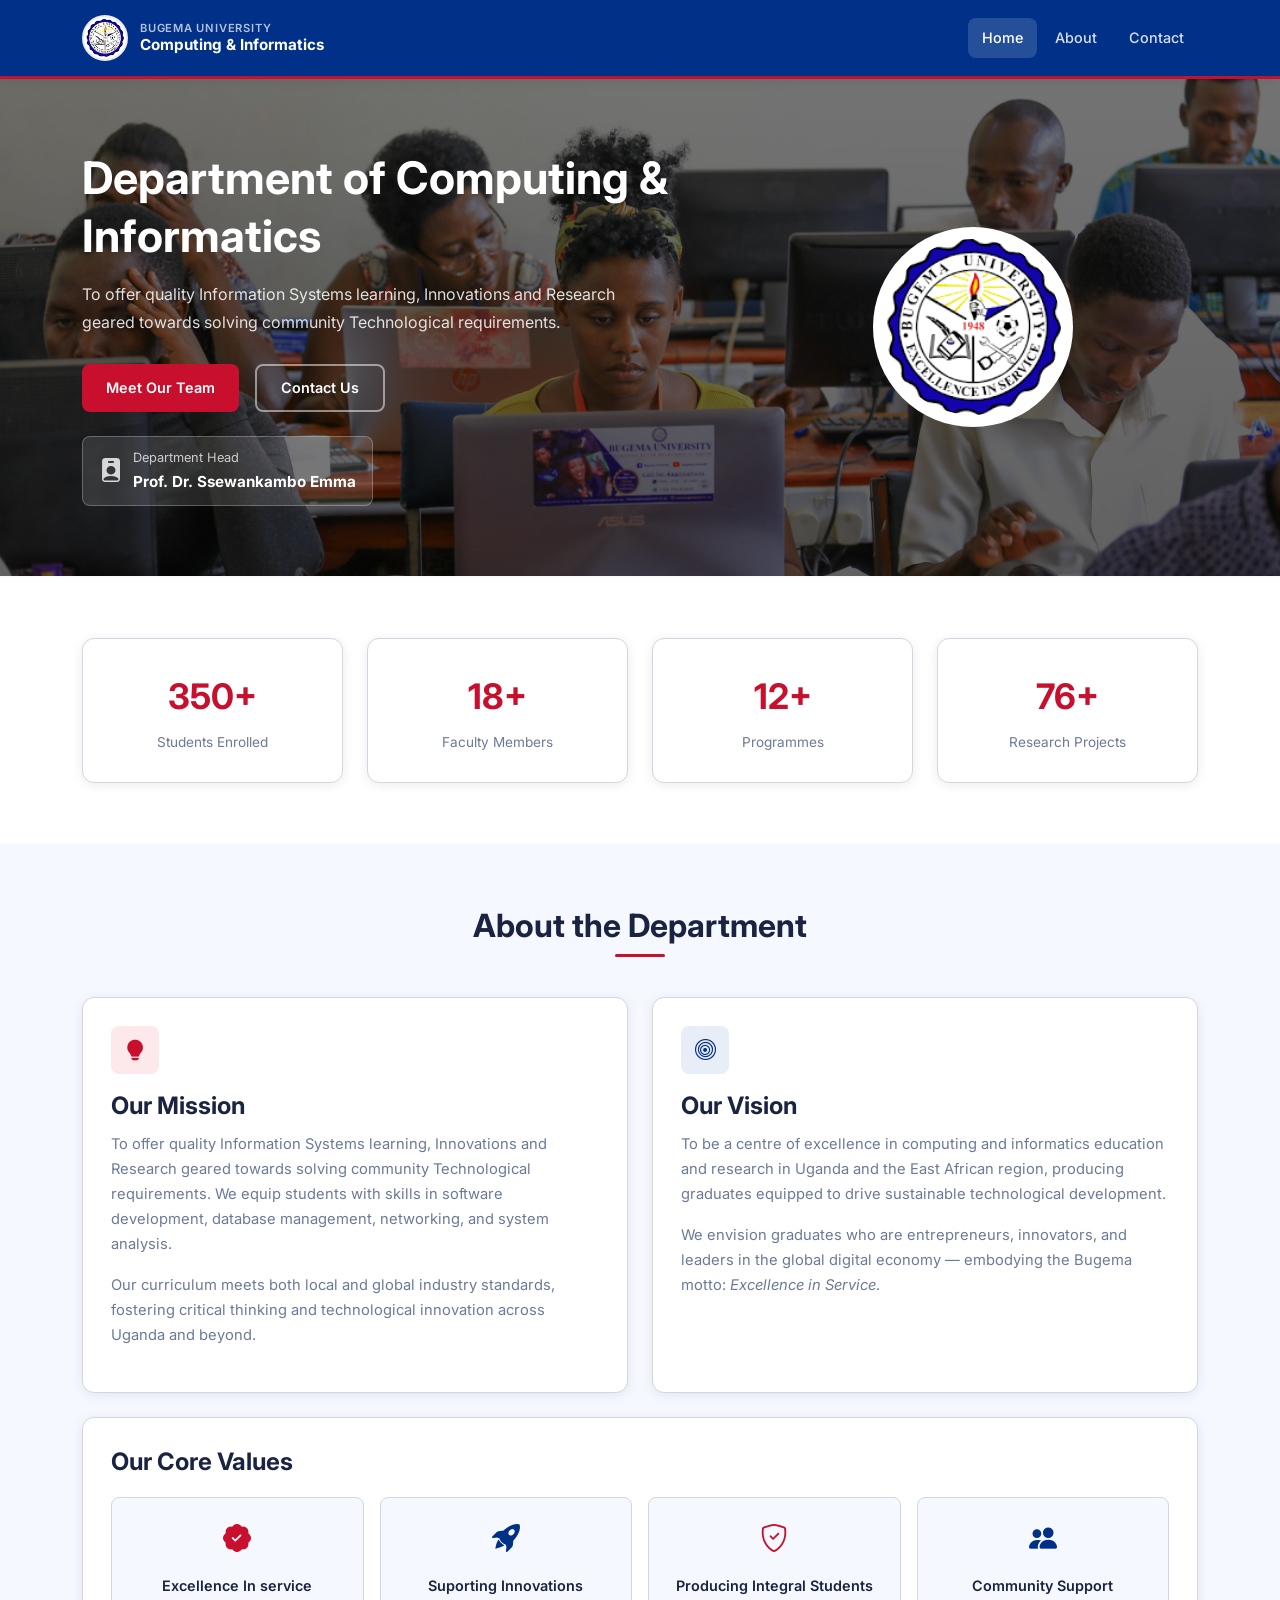
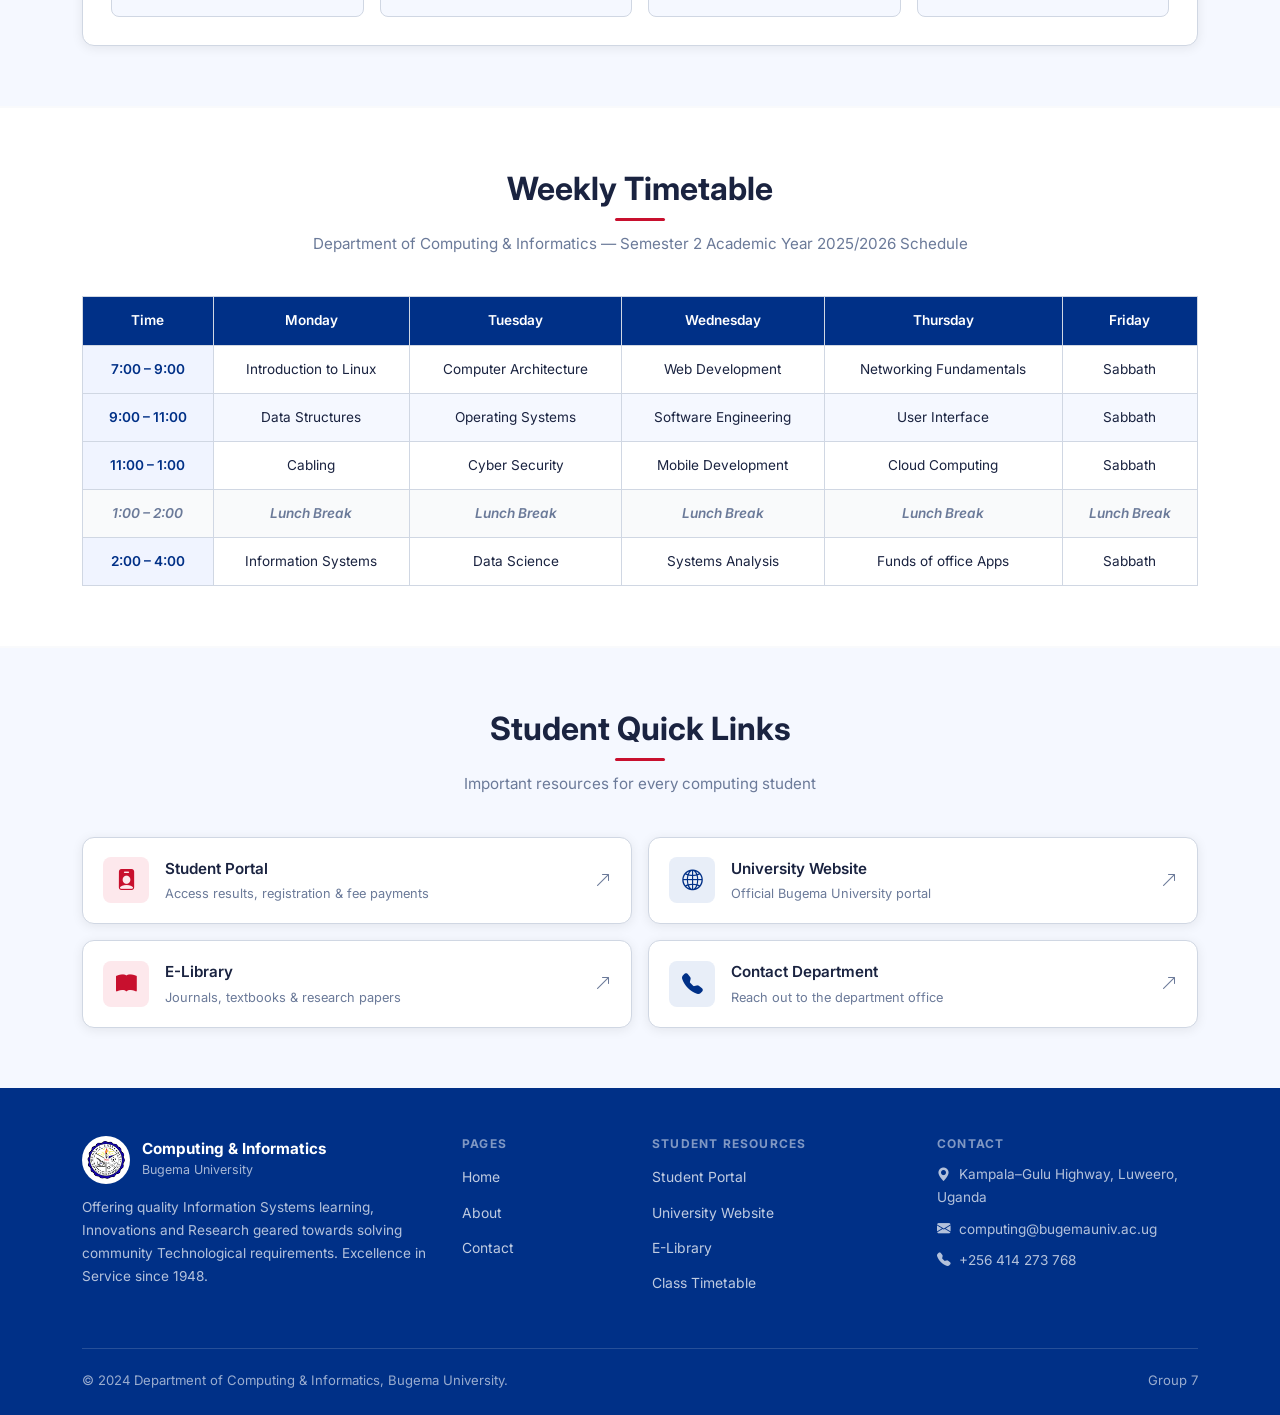
<file: index.html>
<!DOCTYPE html>
<html lang="en">
<head>
  <meta charset="UTF-8" />
  <meta name="viewport" content="width=device-width, initial-scale=1.0" />
  <title>Home | Dept. of Computing &amp; Informatics — Bugema University</title>
  <meta name="description" content="Department of Computing and Informatics at Bugema University — offering quality Information Systems learning, Innovations and Research." />
  <link rel="icon" type="image/png" href="assets/images/bu-logo.png" />

  <!-- Bootstrap 5 -->
  <link rel="stylesheet" href="https://cdn.jsdelivr.net/npm/bootstrap@5.3.3/dist/css/bootstrap.min.css" />
  <!-- Bootstrap Icons -->
  <link rel="stylesheet" href="https://cdn.jsdelivr.net/npm/bootstrap-icons@1.11.3/font/bootstrap-icons.min.css" />
  <!-- Custom CSS -->
  <link rel="stylesheet" href="assets/css/style.css" />
</head>
<body>

  <!-- NAVBAR -->
  <style>
    /*  navbar for index page */
    .main-navbar { background: var(--blue) !important; border-bottom: 3px solid var(--red); }
    .brand-uni  { color: rgba(255,255,255,0.7) !important; }
    .brand-dept { color: #fff !important; }
    .main-navbar .nav-link { color: rgba(255,255,255,0.85) !important; }
    .main-navbar .nav-link:hover,
    .main-navbar .nav-link.active { background: rgba(255,255,255,0.15) !important; color: #fff !important; }
    .navbar-toggler { border-color: rgba(255,255,255,0.4) !important; }
    .navbar-toggler-icon { filter: invert(1); }
  </style>
  <nav class="main-navbar navbar navbar-expand-lg">
    <div class="container">
      <a class="navbar-brand" href="index.html">
        <img src="assets/images/bu-logo.png" alt="Bugema University Logo" />
        <div class="brand-text">
          <span class="brand-uni">Bugema University</span>
          <span class="brand-dept">Computing &amp; Informatics</span>
        </div>
      </a>
      <button class="navbar-toggler" type="button" data-bs-toggle="collapse" data-bs-target="#mainNav">
        <span class="navbar-toggler-icon"></span>
      </button>
      <div class="collapse navbar-collapse" id="mainNav">
        <ul class="navbar-nav ms-auto gap-1">
          <li class="nav-item"><a class="nav-link active" href="index.html">Home</a></li>
          <li class="nav-item"><a class="nav-link" href="about.html">About</a></li>
          <li class="nav-item"><a class="nav-link" href="contact.html">Contact</a></li>
        </ul>
      </div>
    </div>
  </nav>

  <!--  HERO  -->
  <section class="hero-section" style="background: linear-gradient(rgba(0,0,0,0.55), rgba(0,0,0,0.62)), url('HERO1.jpg') center/cover no-repeat;">
    <div class="container">
      <div class="row align-items-center gy-4">
        <div class="col-lg-7">
          <h1>Department of Computing &amp; Informatics</h1>
          <p>
            To offer quality Information Systems learning, Innovations and Research geared towards solving community Technological requirements.
          </p>
          <div class="d-flex gap-3 flex-wrap">
            <a href="about.html" class="btn-red">Meet Our Team</a>
            <a href="contact.html" class="btn-outline">Contact Us</a>
          </div>
          <div class="hod-badge mt-4">
            <i class="bi bi-person-badge-fill fs-4" style="color:rgba(255,255,255,0.8);"></i>
            <div>
              <p>Department Head</p>
              <strong>Prof. Dr. Ssewankambo Emma</strong>
            </div>
          </div>
        </div>
        <div class="col-lg-5 text-center">
          <img src="assets/images/bu-logo.png" alt="Bugema University Crest" class="hero-logo" />
        </div>
      </div>
    </div>
  </section>

  <hr class="section-hr" />

  <!--  STATS  -->
  <section class="section-white">
    <div class="container">
      <div class="row g-4">
        <div class="col-6 col-md-3">
          <div class="stat-card">
            <div class="stat-value">350+</div>
            <div class="stat-label">Students Enrolled</div>
          </div>
        </div>
        <div class="col-6 col-md-3">
          <div class="stat-card">
            <div class="stat-value">18+</div>
            <div class="stat-label">Faculty Members</div>
          </div>
        </div>
        <div class="col-6 col-md-3">
          <div class="stat-card">
            <div class="stat-value">12+</div>
            <div class="stat-label">Programmes</div>
          </div>
        </div>
        <div class="col-6 col-md-3">
          <div class="stat-card">
            <div class="stat-value">76+</div>
            <div class="stat-label">Research Projects</div>
          </div>
        </div>
      </div>
    </div>
  </section>

  <hr class="section-hr" />

  <!--  ABOUT DEPT  -->
  <section class="section-light">
    <div class="container">
      <div class="section-title">
        <h2>About the Department</h2>
        <div class="underline"></div>
      </div>
      <div class="row g-4">
        <div class="col-md-6">
          <div class="card-box">
            <div class="card-icon icon-red">
              <i class="bi bi-lightbulb-fill"></i>
            </div>
            <h4>Our Mission</h4>
            <p style="color:var(--text-muted);font-size:0.92rem;margin-top:10px;">
              To offer quality Information Systems learning, Innovations and Research geared towards solving community Technological requirements. We equip students with skills in software development, database management, networking, and system analysis.
            </p>
            <p style="color:var(--text-muted);font-size:0.92rem;margin-top:10px;">
              Our curriculum meets both local and global industry standards, fostering critical thinking and technological innovation across Uganda and beyond.
            </p>
          </div>
        </div>
        <div class="col-md-6">
          <div class="card-box">
            <div class="card-icon icon-blue">
              <i class="bi bi-bullseye"></i>
            </div>
            <h4>Our Vision</h4>
            <p style="color:var(--text-muted);font-size:0.92rem;margin-top:10px;">
              To be a centre of excellence in computing and informatics education and research in Uganda and the East African region, producing graduates equipped to drive sustainable technological development.
            </p>
            <p style="color:var(--text-muted);font-size:0.92rem;margin-top:10px;">
              We envision graduates who are entrepreneurs, innovators, and leaders in the global digital economy — embodying the Bugema motto: <em>Excellence in Service</em>.
            </p>
          </div>
        </div>
        <div class="col-12">
          <div class="card-box">
            <h4 style="margin-bottom:20px;">Our Core Values</h4>
            <div class="row g-3 text-center">
              <div class="col-6 col-md-3">
                <div style="padding:18px 12px;background:var(--light-bg);border-radius:var(--radius);border:1px solid var(--border);">
                  <i class="bi bi-patch-check-fill fs-3" style="color:var(--red);"></i>
                  <p style="margin:10px 0 0;font-weight:600;font-size:0.9rem;">Excellence In service</p>
                </div>
              </div>
              <div class="col-6 col-md-3">
                <div style="padding:18px 12px;background:var(--light-bg);border-radius:var(--radius);border:1px solid var(--border);">
                  <i class="bi bi-rocket-takeoff-fill fs-3" style="color:var(--blue);"></i>
                  <p style="margin:10px 0 0;font-weight:600;font-size:0.9rem;">Suporting Innovations</p>
                </div>
              </div>
              <div class="col-6 col-md-3">
                <div style="padding:18px 12px;background:var(--light-bg);border-radius:var(--radius);border:1px solid var(--border);">
                  <i class="bi bi-shield-check fs-3" style="color:var(--red);"></i>
                  <p style="margin:10px 0 0;font-weight:600;font-size:0.9rem;">Producing Integral Students</p>
                </div>
              </div>
              <div class="col-6 col-md-3">
                <div style="padding:18px 12px;background:var(--light-bg);border-radius:var(--radius);border:1px solid var(--border);">
                  <i class="bi bi-people-fill fs-3" style="color:var(--blue);"></i>
                  <p style="margin:10px 0 0;font-weight:600;font-size:0.9rem;">Community Support</p>
                </div>
              </div>
            </div>
          </div>
        </div>
      </div>
    </div>
  </section>

  <hr class="section-hr" />

  <!--  TIMETABLE  -->
  <section class="section-white" id="timetable">
    <div class="container">
      <div class="section-title">
        <h2>Weekly Timetable</h2>
        <div class="underline"></div>
        <p>Department of Computing &amp; Informatics — Semester 2 Academic Year 2025/2026 Schedule</p>
      </div>
      <div class="timetable-wrapper">
        <table class="timetable">
          <thead>
            <tr>
              <th>Time</th>
              <th>Monday</th>
              <th>Tuesday</th>
              <th>Wednesday</th>
              <th>Thursday</th>
              <th>Friday</th>
            </tr>
          </thead>
          <tbody>
            <tr>
              <td class="time-col">7:00 – 9:00</td>
              <td>Introduction to Linux</td>
              <td>Computer Architecture</td>
              <td>Web Development</td>
              <td>Networking Fundamentals</td>
              <td>Sabbath</td>
            </tr>
            <tr>
              <td class="time-col">9:00 – 11:00</td>
              <td>Data Structures </td>
              <td>Operating Systems</td>
              <td>Software Engineering</td>
              <td>User Interface</td>
              <td>Sabbath</td>
            </tr>
            <tr>
              <td class="time-col">11:00 – 1:00</td>
              <td>Cabling</td>
              <td>Cyber Security</td>
              <td>Mobile Development</td>
              <td>Cloud Computing</td>
              <td>Sabbath</td>
            </tr>
            <tr class="break-row">
              <td class="time-col" style="color:var(--text-muted);">1:00 – 2:00</td>
              <td class="time-col" style="color:var(--text-muted);">Lunch Break</td>
              <td class="time-col" style="color:var(--text-muted);">Lunch Break</td>
              <td class="time-col" style="color:var(--text-muted);">Lunch Break</td>
              <td class="time-col" style="color:var(--text-muted);">Lunch Break</td>
              <td class="time-col" style="color:var(--text-muted);">Lunch Break</td>
            </tr>
            <tr>
              <td class="time-col">2:00 – 4:00</td>
              <td>Information Systems</td>
              <td>Data Science</td>
              <td>Systems Analysis</td>
              <td>Funds of office Apps</td>
              <td>Sabbath</td>
            </tr>
          </tbody>
        </table>
      </div>
    </div>
  </section>

  <hr class="section-hr" />

  <!-- USEFUL LINKS -->
  <section class="section-light">
    <div class="container">
      <div class="section-title">
        <h2>Student Quick Links</h2>
        <div class="underline"></div>
        <p>Important resources for every computing student</p>
      </div>
      <div class="row g-3">
        <div class="col-md-6">
          <a href="https://erms.bugemauniv.ac.ug/student/login/" target="_blank" rel="noopener noreferrer" class="link-card">
            <div class="link-icon icon-red"><i class="bi bi-person-badge-fill"></i></div>
            <div>
              <div class="link-title">Student Portal</div>
              <div class="link-desc">Access results, registration &amp; fee payments</div>
            </div>
            <i class="bi bi-arrow-up-right"></i>
          </a>
        </div>
        <div class="col-md-6">
          <a href="https://bugemauniv.ac.ug/" target="_blank" rel="noopener noreferrer" class="link-card">
            <div class="link-icon icon-blue"><i class="bi bi-globe2"></i></div>
            <div>
              <div class="link-title">University Website</div>
              <div class="link-desc">Official Bugema University portal</div>
            </div>
            <i class="bi bi-arrow-up-right"></i>
          </a>
        </div>
        <div class="col-md-6">
          <a href="https://lib.bugemauniv.ac.ug" target="_blank" rel="noopener noreferrer" class="link-card">
            <div class="link-icon icon-red"><i class="bi bi-book-fill"></i></div>
            <div>
              <div class="link-title">E-Library</div>
              <div class="link-desc">Journals, textbooks &amp; research papers</div>
            </div>
            <i class="bi bi-arrow-up-right"></i>
          </a>
        </div>
        <div class="col-md-6">
          <a href="contact.html" class="link-card">
            <div class="link-icon icon-blue"><i class="bi bi-telephone-fill"></i></div>
            <div>
              <div class="link-title">Contact Department</div>
              <div class="link-desc">Reach out to the department office</div>
            </div>
            <i class="bi bi-arrow-up-right"></i>
          </a>
        </div>
      </div>
    </div>
  </section>

  <!-- FOOTER  -->
  <footer class="main-footer">
    <div class="container">
      <div class="row g-4">
        <div class="col-lg-4">
          <div class="footer-brand">
            <img src="assets/images/bu-logo.png" alt="Bugema University Logo" />
            <div>
              <h5>Computing &amp; Informatics</h5>
              <p>Bugema University</p>
            </div>
          </div>
          <p class="footer-desc">
            Offering quality Information Systems learning, Innovations and Research geared towards solving community Technological requirements. Excellence in Service since 1948.
          </p>
        </div>
        <div class="col-6 col-lg-2">
          <h6 class="footer-heading">Pages</h6>
          <ul class="footer-links">
            <li><a href="index.html">Home</a></li>
            <li><a href="about.html">About</a></li>
            <li><a href="contact.html">Contact</a></li>
          </ul>
        </div>
        <div class="col-6 col-lg-3">
          <h6 class="footer-heading">Student Resources</h6>
          <ul class="footer-links">
            <li><a href="https://erms.bugemauniv.ac.ug/student/login" target="_blank">Student Portal</a></li>
            <li><a href="https://www.bugemauniv.ac.ug" target="_blank">University Website</a></li>
            <li><a href="https://lib.bugemauniv.ac.ug" target="_blank">E-Library</a></li>
            <li><a href="#timetable">Class Timetable</a></li>
          </ul>
        </div>
        <div class="col-lg-3">
          <h6 class="footer-heading">Contact</h6>
          <p style="color:rgba(255,255,255,0.7);font-size:0.85rem;margin-bottom:8px;">
            <i class="bi bi-geo-alt-fill me-2"></i>Kampala–Gulu Highway, Luweero, Uganda
          </p>
          <p style="color:rgba(255,255,255,0.7);font-size:0.85rem;margin-bottom:8px;">
            <i class="bi bi-envelope-fill me-2"></i>computing@bugemauniv.ac.ug
          </p>
          <p style="color:rgba(255,255,255,0.7);font-size:0.85rem;">
            <i class="bi bi-telephone-fill me-2"></i>+256 414 273 768
          </p>
        </div>
      </div>
      <div class="footer-bottom">
        <p>&copy; 2024 Department of Computing &amp; Informatics, Bugema University.</p>
        <p>Group 7</p>
      </div>
    </div>
  </footer>

  <div id="toast"></div>
  <script src="https://cdn.jsdelivr.net/npm/bootstrap@5.3.3/dist/js/bootstrap.bundle.min.js"></script>
  <script src="assets/js/main.js"></script>
</body>
</html>
</file>
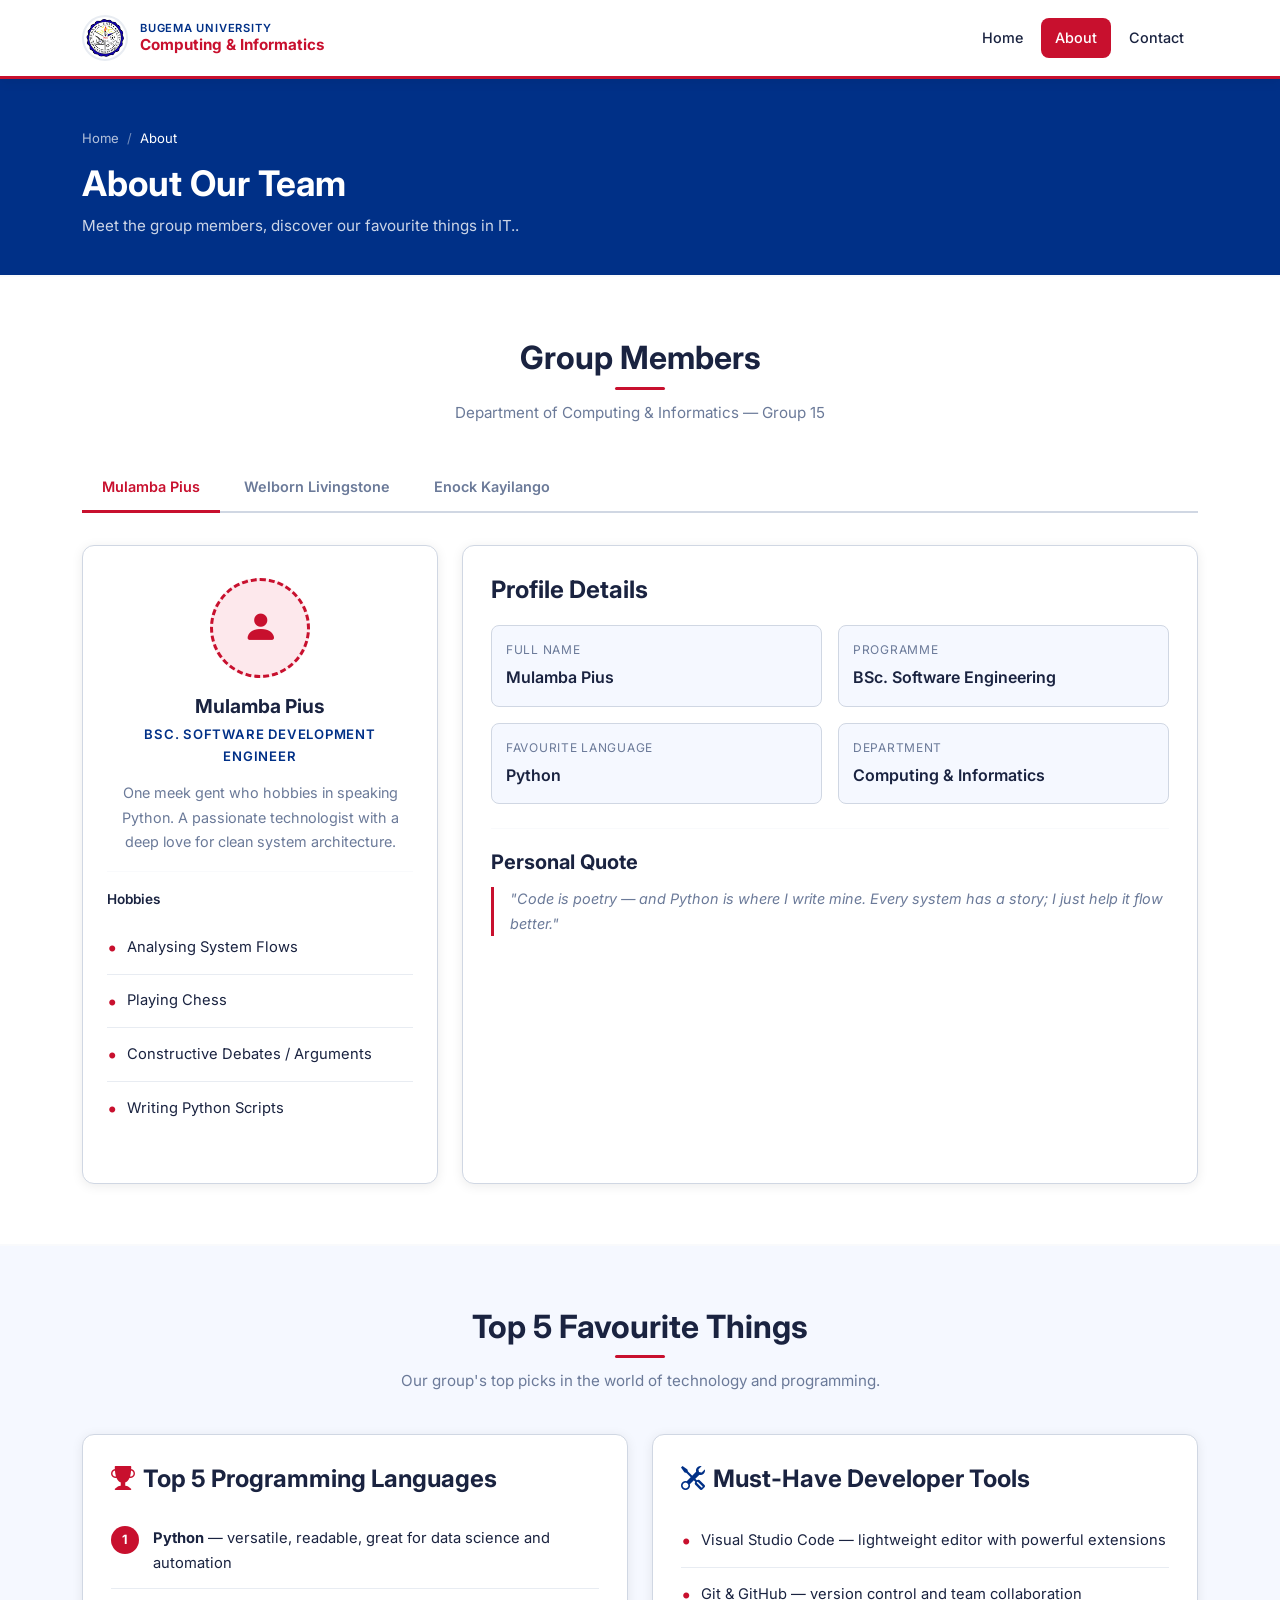
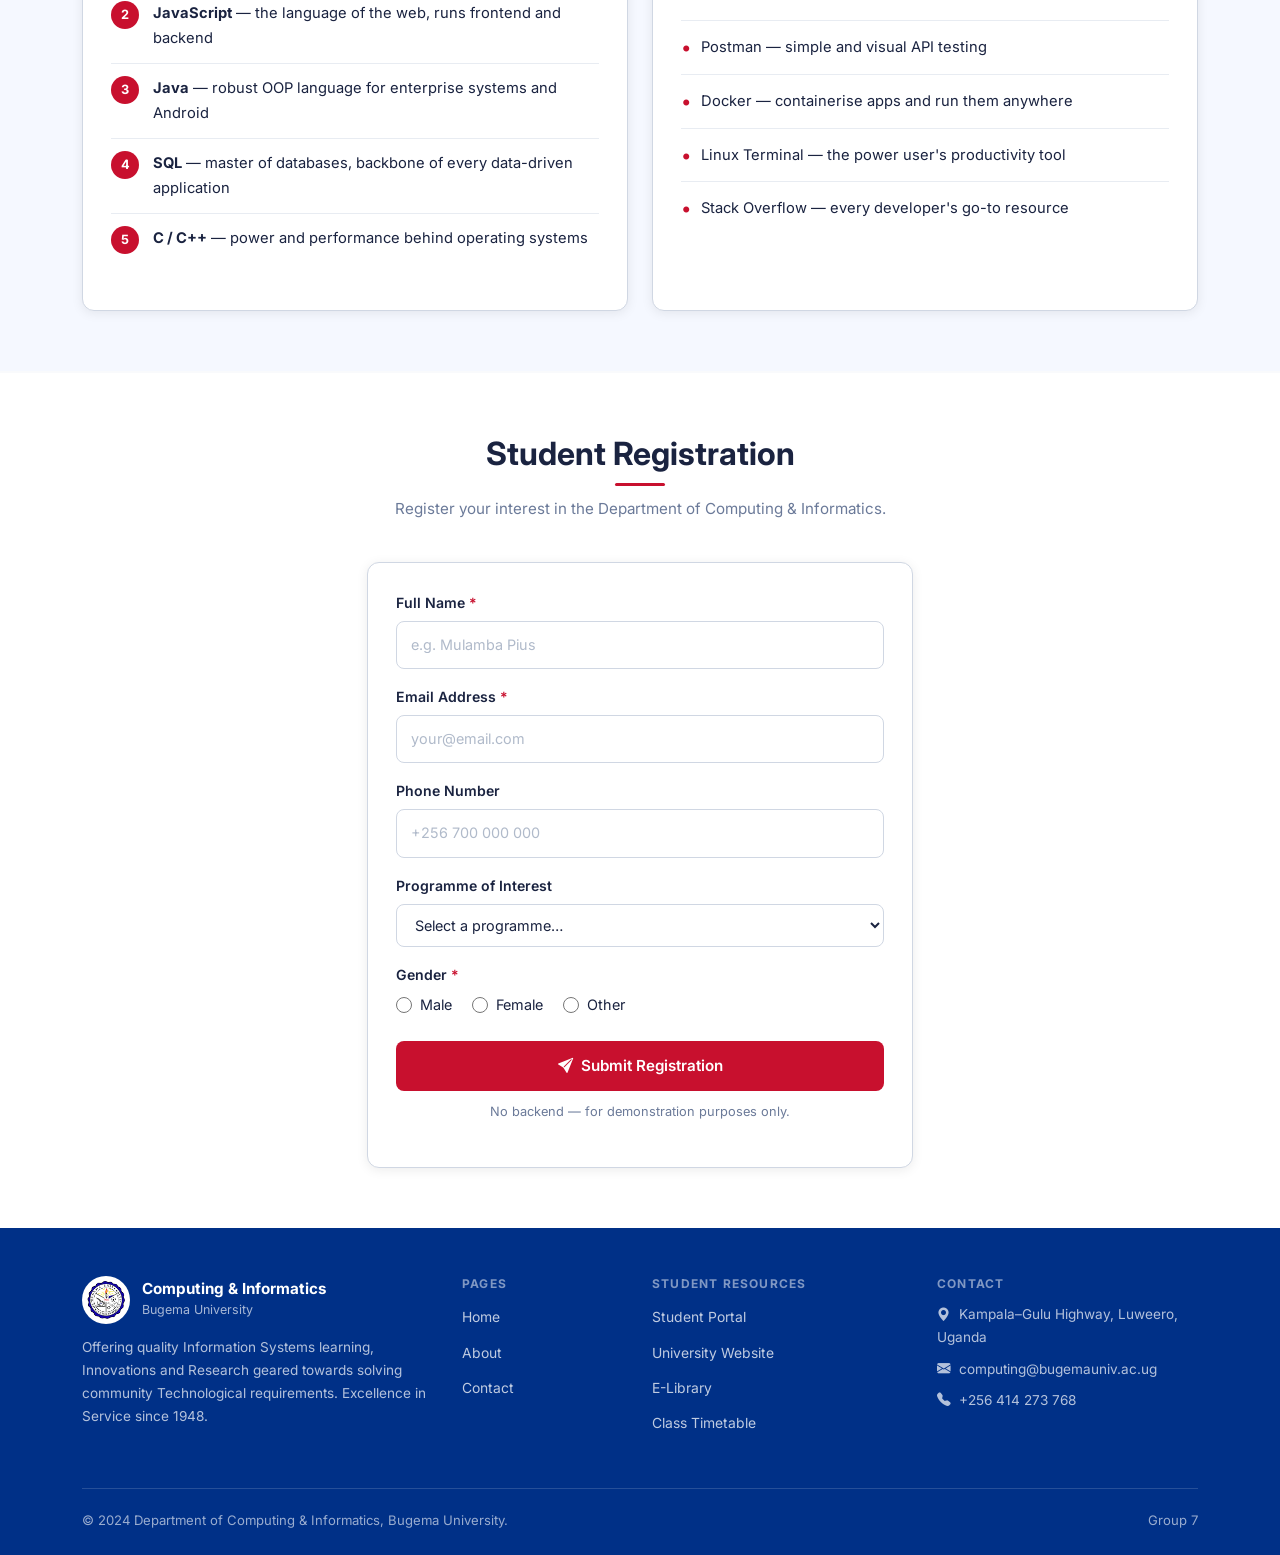
<file: about.html>
<!DOCTYPE html>
<html lang="en">
<head>
  <meta charset="UTF-8" />
  <meta name="viewport" content="width=device-width, initial-scale=1.0" />
  <title>About | Dept. of Computing &amp; Informatics — Bugema University</title>
  <meta name="description" content="Meet the group members of the Department of Computing and Informatics, see our favourite IT picks, and register as a student." />
  <link rel="icon" type="image/png" href="assets/images/bu-logo.png" />

  <link rel="stylesheet" href="https://cdn.jsdelivr.net/npm/bootstrap@5.3.3/dist/css/bootstrap.min.css" />
  <link rel="stylesheet" href="https://cdn.jsdelivr.net/npm/bootstrap-icons@1.11.3/font/bootstrap-icons.min.css" />
  <link rel="stylesheet" href="assets/css/style.css" />
</head>
<body>

  <!--  NAVBAR  -->
  <nav class="main-navbar navbar navbar-expand-lg">
    <div class="container">
      <a class="navbar-brand" href="index.html">
        <img src="assets/images/bu-logo.png" alt="Bugema University Logo" />
        <div class="brand-text">
          <span class="brand-uni">Bugema University</span>
          <span class="brand-dept">Computing &amp; Informatics</span>
        </div>
      </a>
      <button class="navbar-toggler" type="button" data-bs-toggle="collapse" data-bs-target="#mainNav">
        <span class="navbar-toggler-icon"></span>
      </button>
      <div class="collapse navbar-collapse" id="mainNav">
        <ul class="navbar-nav ms-auto gap-1">
          <li class="nav-item"><a class="nav-link" href="index.html">Home</a></li>
          <li class="nav-item"><a class="nav-link active" href="about.html">About</a></li>
          <li class="nav-item"><a class="nav-link" href="contact.html">Contact</a></li>
        </ul>
      </div>
    </div>
  </nav>

  <!--  PAGE HEADER  -->
  <div class="page-header">
    <div class="container">
      <nav class="breadcrumb-nav">
        <a href="index.html">Home</a>
        <span>/</span>
        <span class="current">About</span>
      </nav>
      <h1>About Our Team</h1>
      <p>Meet the group members, discover our favourite things in IT..</p>
    </div>
  </div>

  <hr class="section-hr" />

  <!--  MEMBER PROFILES  -->
  <section class="section-white" id="team">
    <div class="container">
      <div class="section-title">
        <h2>Group Members</h2>
        <div class="underline"></div>
        <p>Department of Computing &amp; Informatics — Group 15</p>
      </div>

      <!-- Tab Buttons -->
      <div class="member-tabs">
        <button class="member-tab active" data-tab="member-mulamba">Mulamba Pius</button>
        <button class="member-tab" data-tab="member-welborn">Welborn Livingstone</button>
        <button class="member-tab" data-tab="member-enock">Enock Kayilango</button>
      </div>

      <!-- ── Member 1 -->
      <div id="member-mulamba" class="member-panel">
        <div class="row g-4">
          <div class="col-md-4">
            <div class="profile-card">
              <div class="profile-photo-placeholder">
                <i class="bi bi-person-fill"></i>
              </div>
              <h2 class="profile-name">Mulamba Pius</h2>
              <div class="profile-role">BSc. Software Development Engineer </div>
              <p class="profile-bio">
                One meek gent who hobbies in speaking Python. A passionate technologist with a deep love for clean system architecture.
              </p>

              <hr style="border-color:var(--light-grey);" />

              <p style="font-weight:600;font-size:0.85rem;margin-bottom:10px;text-align:left;">Hobbies</p>
              <ul class="styled-ul">
                <li>Analysing System Flows</li>
                <li>Playing Chess</li>
                <li>Constructive Debates / Arguments</li>
                <li>Writing Python Scripts</li>
              </ul>
            </div>
          </div>
          <div class="col-md-8">
            <div class="card-box">
              <h4 style="margin-bottom:20px;">Profile Details</h4>
              <div class="row g-3 mb-4">
                <div class="col-sm-6">
                  <div style="background:var(--light-bg);border:1px solid var(--border);border-radius:var(--radius);padding:14px;">
                    <p style="font-size:0.75rem;color:var(--text-muted);margin:0;text-transform:uppercase;letter-spacing:0.06em;">Full Name</p>
                    <p style="margin:4px 0 0;font-weight:600;">Mulamba Pius</p>
                  </div>
                </div>
                <div class="col-sm-6">
                  <div style="background:var(--light-bg);border:1px solid var(--border);border-radius:var(--radius);padding:14px;">
                    <p style="font-size:0.75rem;color:var(--text-muted);margin:0;text-transform:uppercase;letter-spacing:0.06em;">Programme</p>
                    <p style="margin:4px 0 0;font-weight:600;">BSc. Software Engineering</p>
                  </div>
                </div>
                <div class="col-sm-6">
                  <div style="background:var(--light-bg);border:1px solid var(--border);border-radius:var(--radius);padding:14px;">
                    <p style="font-size:0.75rem;color:var(--text-muted);margin:0;text-transform:uppercase;letter-spacing:0.06em;">Favourite Language</p>
                    <p style="margin:4px 0 0;font-weight:600;">Python</p>
                  </div>
                </div>
                <div class="col-sm-6">
                  <div style="background:var(--light-bg);border:1px solid var(--border);border-radius:var(--radius);padding:14px;">
                    <p style="font-size:0.75rem;color:var(--text-muted);margin:0;text-transform:uppercase;letter-spacing:0.06em;">Department</p>
                    <p style="margin:4px 0 0;font-weight:600;">Computing &amp; Informatics</p>
                  </div>
                </div>
              </div>

              <hr style="border-color:var(--light-grey);margin-bottom:20px;" />

              <h5 style="margin-bottom:12px;">Personal Quote</h5>
              <blockquote style="border-left:3px solid var(--red);padding-left:16px;color:var(--text-muted);font-style:italic;font-size:0.9rem;">
                "Code is poetry — and Python is where I write mine. Every system has a story; I just help it flow better."
              </blockquote>
            </div>
          </div>
        </div>
      </div>

      <!-- ── Member 2: Welborn Livingstone ── -->
      <div id="member-welborn" class="member-panel" style="display:none;">
        <div class="row g-4">
          <div class="col-md-4">
            <div class="profile-card">
              <div class="profile-photo-placeholder">
                <i class="bi bi-person-fill"></i>
              </div>
              <h2 class="profile-name">Welborn Livingstone</h2>
              <div class="profile-role">BSc. Information Systems</div>
              <p class="profile-bio">
                A dedicated computing student with a passion for building innovative solutions. Bio to be updated.
              </p>
              <hr style="border-color:var(--light-grey);" />
              <p style="font-weight:600;font-size:0.85rem;margin-bottom:10px;text-align:left;">Hobbies</p>
              <ul class="styled-ul">
                <li>Hobby 1 — to be added</li>
                <li>Hobby 2 — to be added</li>
                <li>Hobby 3 — to be added</li>
              </ul>
            </div>
          </div>
          <div class="col-md-8">
            <div class="card-box d-flex align-items-center justify-content-center" style="min-height:200px;">
              <div style="text-align:center;color:var(--text-muted);">
                <i class="bi bi-hourglass-split fs-1 mb-3 d-block"></i>
                <h5>Full Profile Coming Soon</h5>
                <p style="font-size:0.9rem;">Welborn Livingstone's bio, quotes, and details will be added shortly.</p>
              </div>
            </div>
          </div>
        </div>
      </div>

      <!-- ── Member 3: Enock Kayilango ── -->
      <div id="member-enock" class="member-panel" style="display:none;">
        <div class="row g-4">
          <div class="col-md-4">
            <div class="profile-card">
              <div class="profile-photo-placeholder">
                <i class="bi bi-person-fill"></i>
              </div>
              <h2 class="profile-name">Enock Kayilango</h2>
              <div class="profile-role">BSc. Information Systems</div>
              <p class="profile-bio">
                A driven computing student with a keen interest in technology and digital systems. Bio to be updated.
              </p>
              <hr style="border-color:var(--light-grey);" />
              <p style="font-weight:600;font-size:0.85rem;margin-bottom:10px;text-align:left;">Hobbies</p>
              <ul class="styled-ul">
                <li>Hobby 1 — to be added</li>
                <li>Hobby 2 — to be added</li>
                <li>Hobby 3 — to be added</li>
              </ul>
            </div>
          </div>
          <div class="col-md-8">
            <div class="card-box d-flex align-items-center justify-content-center" style="min-height:200px;">
              <div style="text-align:center;color:var(--text-muted);">
                <i class="bi bi-hourglass-split fs-1 mb-3 d-block"></i>
                <h5>Full Profile Coming Soon</h5>
                <p style="font-size:0.9rem;">Enock Kayilango's bio, quotes, and details will be added shortly.</p>
              </div>
            </div>
          </div>
        </div>
      </div>
    </div>
  </section>

  <hr class="section-hr" />

  <!--  TOP 5 LISTS  -->
  <section class="section-light" id="top5">
    <div class="container">
      <div class="section-title">
        <h2>Top 5 Favourite Things</h2>
        <div class="underline"></div>
        <p>Our group's top picks in the world of technology and programming.</p>
      </div>

      <div class="row g-4">
        <!-- Ordered List -->
        <div class="col-md-6">
          <div class="card-box">
            <h4 style="margin-bottom:20px;"><i class="bi bi-trophy-fill me-2" style="color:var(--red);"></i>Top 5 Programming Languages</h4>
            <ol class="styled-ol">
              <li>
                <div class="ol-num">1</div>
                <div>
                  <strong>Python</strong> — versatile, readable, great for data science and automation
                </div>
              </li>
              <li>
                <div class="ol-num">2</div>
                <div>
                  <strong>JavaScript</strong> — the language of the web, runs frontend and backend
                </div>
              </li>
              <li>
                <div class="ol-num">3</div>
                <div>
                  <strong>Java</strong> — robust OOP language for enterprise systems and Android
                </div>
              </li>
              <li>
                <div class="ol-num">4</div>
                <div>
                  <strong>SQL</strong> — master of databases, backbone of every data-driven application
                </div>
              </li>
              <li>
                <div class="ol-num">5</div>
                <div>
                  <strong>C / C++</strong> — power and performance behind operating systems
                </div>
              </li>
            </ol>
          </div>
        </div>

        <!-- Unordered List -->
        <div class="col-md-6">
          <div class="card-box">
            <h4 style="margin-bottom:20px;"><i class="bi bi-tools me-2" style="color:var(--blue);"></i>Must-Have Developer Tools</h4>
            <ul class="styled-ul">
              <li>Visual Studio Code — lightweight editor with powerful extensions</li>
              <li>Git &amp; GitHub — version control and team collaboration</li>
              <li>Postman — simple and visual API testing</li>
              <li>Docker — containerise apps and run them anywhere</li>
              <li>Linux Terminal — the power user's productivity tool</li>
              <li>Stack Overflow — every developer's go-to resource</li>
            </ul>
          </div>
        </div>
      </div>
    </div>
  </section>

  <hr class="section-hr" />

  <!-- ════════ REGISTRATION FORM ════════ -->
  <section class="section-white" id="register">
    <div class="container">
      <div class="section-title">
        <h2>Student Registration</h2>
        <div class="underline"></div>
        <p>Register your interest in the Department of Computing &amp; Informatics.</p>
      </div>

      <div class="row justify-content-center">
        <div class="col-lg-6">
          <div class="card-box">
            <form id="registrationForm">

              <!-- Name -->
              <div class="mb-3">
                <label class="form-label" for="reg-name">Full Name <span style="color:var(--red);">*</span></label>
                <input type="text" id="reg-name" name="fullname" class="form-input" placeholder="e.g. Mulamba Pius" required />
              </div>

              <!-- Email -->
              <div class="mb-3">
                <label class="form-label" for="reg-email">Email Address <span style="color:var(--red);">*</span></label>
                <input type="email" id="reg-email" name="email" class="form-input" placeholder="your@email.com" required />
              </div>

              <!-- Phone -->
              <div class="mb-3">
                <label class="form-label" for="reg-phone">Phone Number</label>
                <input type="tel" id="reg-phone" name="phone" class="form-input" placeholder="+256 700 000 000" />
              </div>

              <!-- Programme -->
              <div class="mb-3">
                <label class="form-label" for="reg-prog">Programme of Interest</label>
                <select id="reg-prog" name="programme" class="form-input">
                  <option value="">Select a programme…</option>
                  <option>BSc. Information Systems</option>
                  <option>BSc. Computer Science</option>
                  <option>BSc. Software Engineering</option>
                  <option>Diploma in Information Technology</option>
                </select>
              </div>

              <!-- Gender -->
              <div class="mb-4">
                <label class="form-label">Gender <span style="color:var(--red);">*</span></label>
                <div class="radio-wrap">
                  <label class="radio-item" for="g-male">
                    <input type="radio" id="g-male" name="gender" value="Male" required /> Male
                  </label>
                  <label class="radio-item" for="g-female">
                    <input type="radio" id="g-female" name="gender" value="Female" /> Female
                  </label>
                  <label class="radio-item" for="g-other">
                    <input type="radio" id="g-other" name="gender" value="Other" /> Other
                  </label>
                </div>
              </div>

              <!-- Submit -->
              <button type="submit" class="btn-red w-100" style="justify-content:center;padding:12px 24px;font-size:0.95rem;">
                <i class="bi bi-send-fill"></i> Submit Registration
              </button>
              <p style="text-align:center;color:var(--text-muted);font-size:0.8rem;margin-top:10px;">
                No backend — for demonstration purposes only.
              </p>
            </form>
          </div>
        </div>
      </div>
    </div>
  </section>

  <!-- ════════ FOOTER ════════ -->
  <footer class="main-footer">
    <div class="container">
      <div class="row g-4">
        <div class="col-lg-4">
          <div class="footer-brand">
            <img src="assets/images/bu-logo.png" alt="Bugema University Logo" />
            <div>
              <h5>Computing &amp; Informatics</h5>
              <p>Bugema University</p>
            </div>
          </div>
          <p class="footer-desc">
            Offering quality Information Systems learning, Innovations and Research geared towards solving community Technological requirements. Excellence in Service since 1948.
          </p>
        </div>
        <div class="col-6 col-lg-2">
          <h6 class="footer-heading">Pages</h6>
          <ul class="footer-links">
            <li><a href="index.html">Home</a></li>
            <li><a href="about.html">About</a></li>
            <li><a href="contact.html">Contact</a></li>
          </ul>
        </div>
        <div class="col-6 col-lg-3">
          <h6 class="footer-heading">Student Resources</h6>
          <ul class="footer-links">
            <li><a href="https://students.bugemauniv.ac.ug" target="_blank">Student Portal</a></li>
            <li><a href="https://www.bugemauniv.ac.ug" target="_blank">University Website</a></li>
            <li><a href="https://lib.bugemauniv.ac.ug" target="_blank">E-Library</a></li>
            <li><a href="index.html#timetable">Class Timetable</a></li>
          </ul>
        </div>
        <div class="col-lg-3">
          <h6 class="footer-heading">Contact</h6>
          <p style="color:rgba(255,255,255,0.7);font-size:0.85rem;margin-bottom:8px;">
            <i class="bi bi-geo-alt-fill me-2"></i>Kampala–Gulu Highway, Luweero, Uganda
          </p>
          <p style="color:rgba(255,255,255,0.7);font-size:0.85rem;margin-bottom:8px;">
            <i class="bi bi-envelope-fill me-2"></i>computing@bugemauniv.ac.ug
          </p>
          <p style="color:rgba(255,255,255,0.7);font-size:0.85rem;">
            <i class="bi bi-telephone-fill me-2"></i>+256 414 273 768
          </p>
        </div>
      </div>
      <div class="footer-bottom">
        <p>&copy; 2024 Department of Computing &amp; Informatics, Bugema University.</p>
        <p>Group 7</p>
      </div>
    </div>
  </footer>

  <div id="toast"></div>
  <script src="https://cdn.jsdelivr.net/npm/bootstrap@5.3.3/dist/js/bootstrap.bundle.min.js"></script>
  <script src="assets/js/main.js"></script>
</body>
</html>
</file>
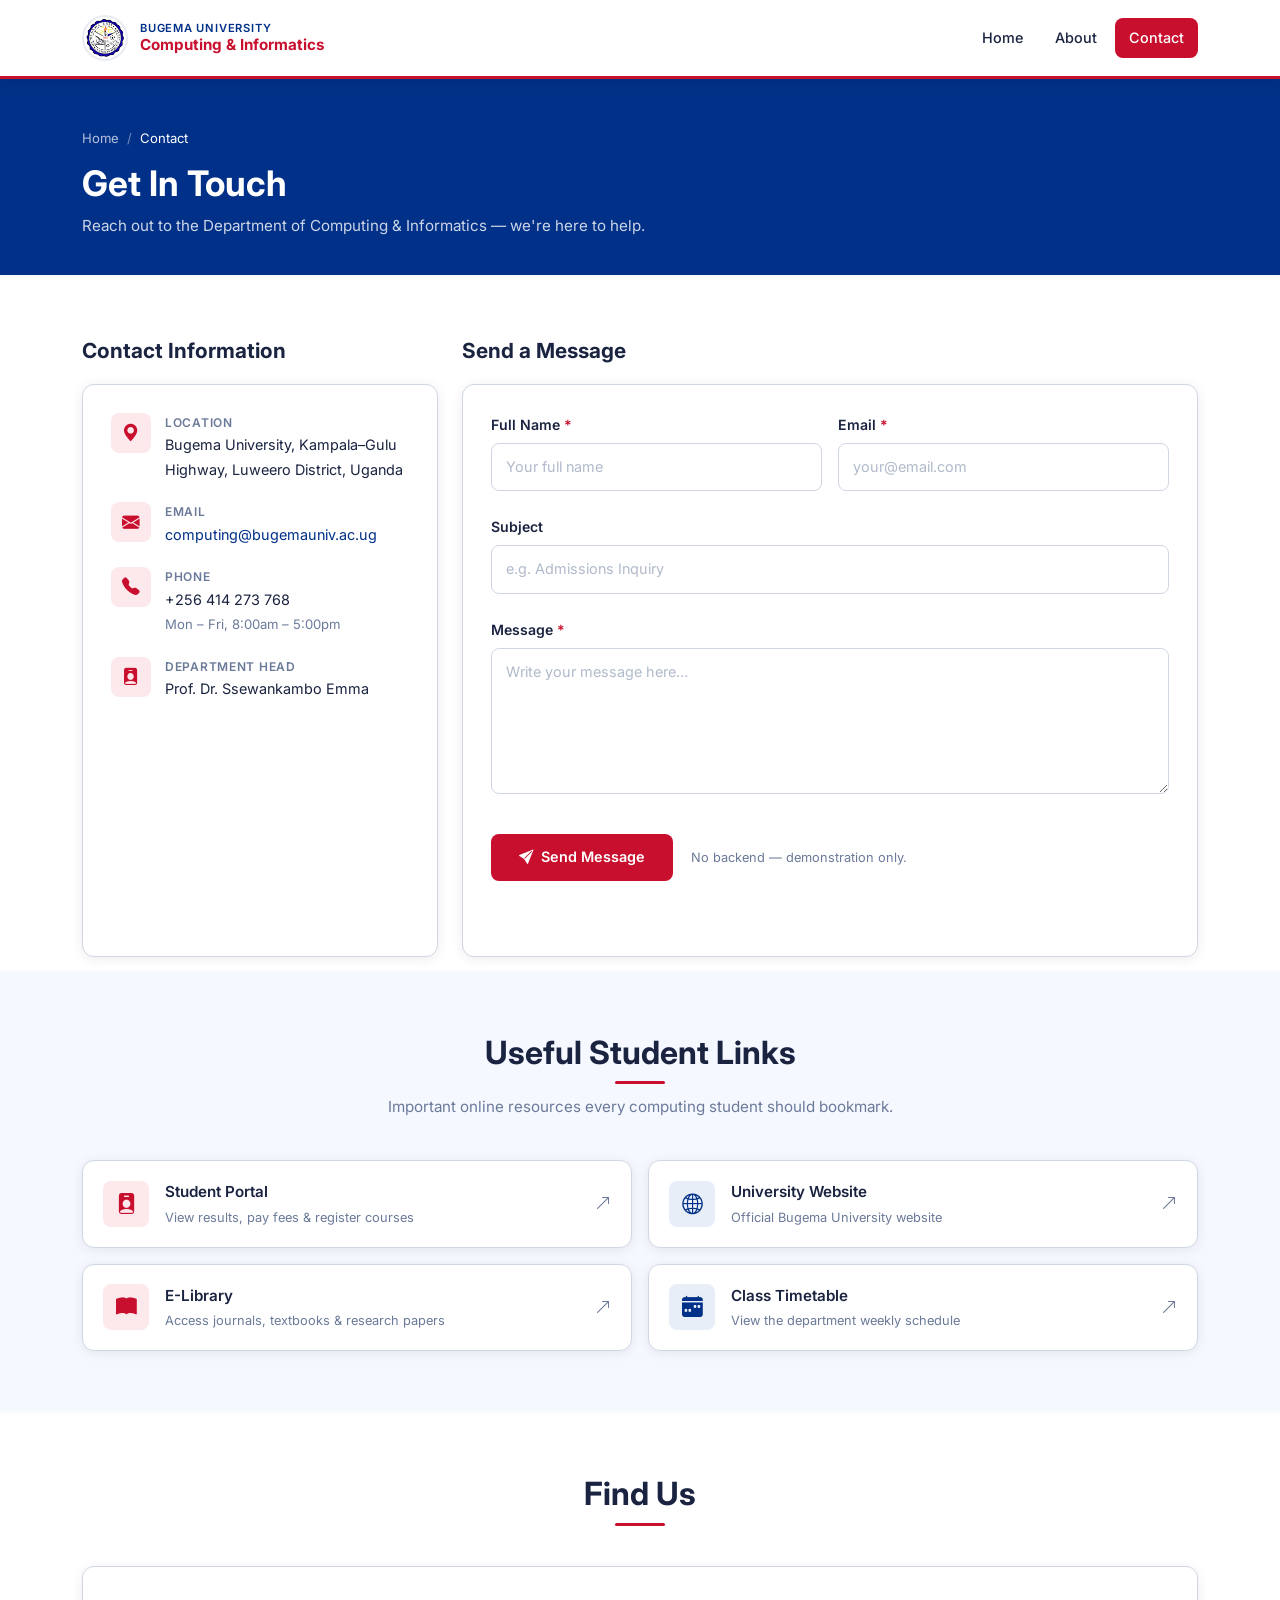
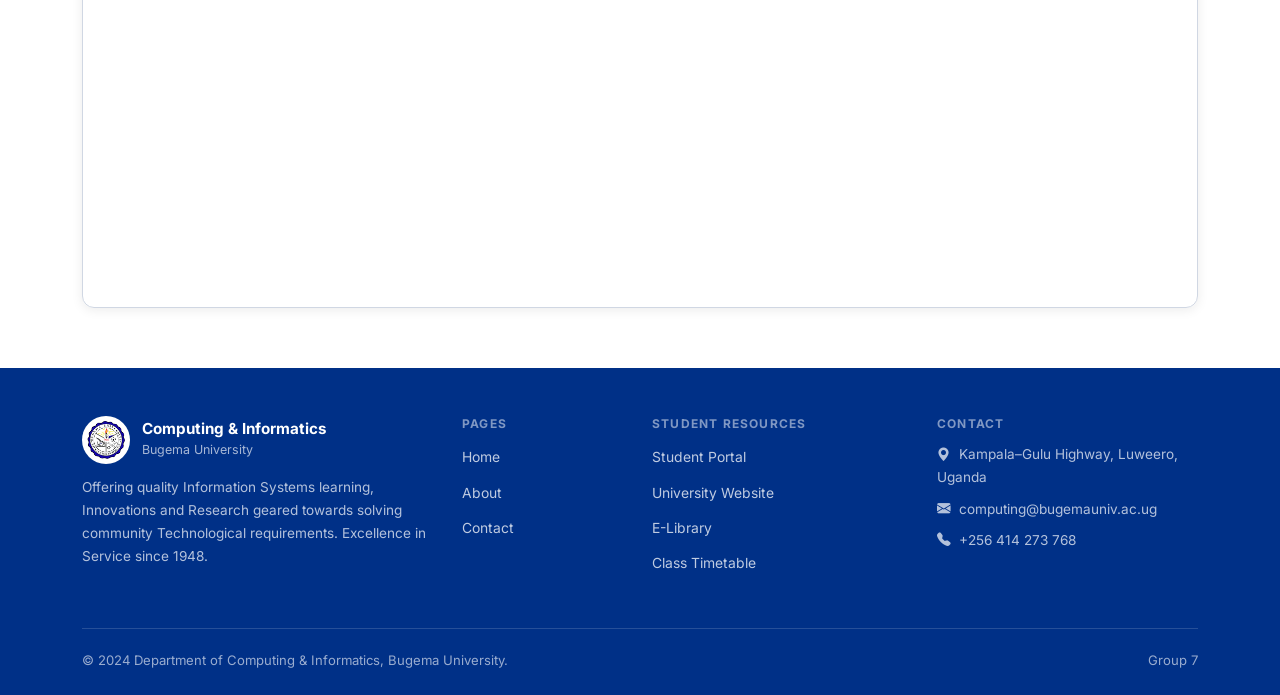
<file: contact.html>
<!DOCTYPE html>
<html lang="en">
<head>
  <meta charset="UTF-8" />
  <meta name="viewport" content="width=device-width, initial-scale=1.0" />
  <title>Contact | Dept. of Computing &amp; Informatics — Bugema University</title>
  <meta name="description" content="Contact the Department of Computing and Informatics at Bugema University. Find useful student links or send us a message." />
  <link rel="icon" type="image/png" href="assets/images/bu-logo.png" />

  <link rel="stylesheet" href="https://cdn.jsdelivr.net/npm/bootstrap@5.3.3/dist/css/bootstrap.min.css" />
  <link rel="stylesheet" href="https://cdn.jsdelivr.net/npm/bootstrap-icons@1.11.3/font/bootstrap-icons.min.css" />
  <link rel="stylesheet" href="assets/css/style.css" />
</head>
<body>

  <!-- ════════ NAVBAR ════════ -->
  <nav class="main-navbar navbar navbar-expand-lg">
    <div class="container">
      <a class="navbar-brand" href="index.html">
        <img src="assets/images/bu-logo.png" alt="Bugema University Logo" />
        <div class="brand-text">
          <span class="brand-uni">Bugema University</span>
          <span class="brand-dept">Computing &amp; Informatics</span>
        </div>
      </a>
      <button class="navbar-toggler" type="button" data-bs-toggle="collapse" data-bs-target="#mainNav">
        <span class="navbar-toggler-icon"></span>
      </button>
      <div class="collapse navbar-collapse" id="mainNav">
        <ul class="navbar-nav ms-auto gap-1">
          <li class="nav-item"><a class="nav-link" href="index.html">Home</a></li>
          <li class="nav-item"><a class="nav-link" href="about.html">About</a></li>
          <li class="nav-item"><a class="nav-link active" href="contact.html">Contact</a></li>
        </ul>
      </div>
    </div>
  </nav>

  <!-- ════════ PAGE HEADER ════════ -->
  <div class="page-header">
    <div class="container">
      <nav class="breadcrumb-nav">
        <a href="index.html">Home</a>
        <span>/</span>
        <span class="current">Contact</span>
      </nav>
      <h1>Get In Touch</h1>
      <p>Reach out to the Department of Computing &amp; Informatics — we're here to help.</p>
    </div>
  </div>

  <hr class="section-hr" />

  <!-- ════════ CONTACT SECTION ════════ -->
  <section class="section-white">
    <div class="container">
      <div class="row g-4">

        <!-- Contact Info -->
        <div class="col-lg-4">
          <h3 style="font-size:1.3rem;margin-bottom:20px;">Contact Information</h3>

          <div class="card-box">
            <div class="contact-item">
              <div class="contact-icon"><i class="bi bi-geo-alt-fill"></i></div>
              <div>
                <div class="contact-label">Location</div>
                <div class="contact-value">Bugema University, Kampala–Gulu Highway, Luweero District, Uganda</div>
              </div>
            </div>
            <div class="contact-item">
              <div class="contact-icon"><i class="bi bi-envelope-fill"></i></div>
              <div>
                <div class="contact-label">Email</div>
                <div class="contact-value">
                  <a href="mailto:computing@bugemauniv.ac.ug" style="color:var(--blue);">computing@bugemauniv.ac.ug</a>
                </div>
              </div>
            </div>
            <div class="contact-item">
              <div class="contact-icon"><i class="bi bi-telephone-fill"></i></div>
              <div>
                <div class="contact-label">Phone</div>
                <div class="contact-value">+256 414 273 768<br /><span style="font-size:0.82rem;color:var(--text-muted);">Mon – Fri, 8:00am – 5:00pm</span></div>
              </div>
            </div>
            <div class="contact-item">
              <div class="contact-icon"><i class="bi bi-person-badge-fill"></i></div>
              <div>
                <div class="contact-label">Department Head</div>
                <div class="contact-value">Prof. Dr. Ssewankambo Emma</div>
              </div>
            </div>
          </div>
        </div>

        <!-- Contact Form -->
        <div class="col-lg-8">
          <h3 style="font-size:1.3rem;margin-bottom:20px;">Send a Message</h3>
          <div class="card-box">
            <form id="contactForm">
              <div class="row g-3">
                <div class="col-sm-6">
                  <div class="mb-2">
                    <label class="form-label" for="c-name">Full Name <span style="color:var(--red);">*</span></label>
                    <input type="text" id="c-name" name="name" class="form-input" placeholder="Your full name" required />
                  </div>
                </div>
                <div class="col-sm-6">
                  <div class="mb-2">
                    <label class="form-label" for="c-email">Email <span style="color:var(--red);">*</span></label>
                    <input type="email" id="c-email" name="email" class="form-input" placeholder="your@email.com" required />
                  </div>
                </div>
                <div class="col-12">
                  <div class="mb-2">
                    <label class="form-label" for="c-subject">Subject</label>
                    <input type="text" id="c-subject" name="subject" class="form-input" placeholder="e.g. Admissions Inquiry" />
                  </div>
                </div>
                <div class="col-12">
                  <div class="mb-3">
                    <label class="form-label" for="c-message">Message <span style="color:var(--red);">*</span></label>
                    <textarea id="c-message" name="message" class="form-input" rows="5" placeholder="Write your message here…" style="resize:vertical;" required></textarea>
                  </div>
                </div>
                <div class="col-12">
                  <button type="submit" class="btn-red" style="padding:11px 28px;">
                    <i class="bi bi-send-fill"></i> Send Message
                  </button>
                  <span style="font-size:0.8rem;color:var(--text-muted);margin-left:14px;">No backend — demonstration only.</span>
                </div>
              </div>
            </form>
          </div>
        </div>
      </div>
    </div>
  </section>

  <hr class="section-hr" />

  <!-- ════════ USEFUL LINKS ════════ -->
  <section class="section-light" id="links">
    <div class="container">
      <div class="section-title">
        <h2>Useful Student Links</h2>
        <div class="underline"></div>
        <p>Important online resources every computing student should bookmark.</p>
      </div>

      <div class="row g-3">
        <div class="col-md-6">
          <a href="https://students.bugemauniv.ac.ug" target="_blank" rel="noopener noreferrer" class="link-card">
            <div class="link-icon icon-red"><i class="bi bi-person-badge-fill"></i></div>
            <div>
              <div class="link-title">Student Portal</div>
              <div class="link-desc">View results, pay fees &amp; register courses</div>
            </div>
            <i class="bi bi-arrow-up-right"></i>
          </a>
        </div>
        <div class="col-md-6">
          <a href="https://www.bugemauniv.ac.ug" target="_blank" rel="noopener noreferrer" class="link-card">
            <div class="link-icon icon-blue"><i class="bi bi-globe2"></i></div>
            <div>
              <div class="link-title">University Website</div>
              <div class="link-desc">Official Bugema University website</div>
            </div>
            <i class="bi bi-arrow-up-right"></i>
          </a>
        </div>
        <div class="col-md-6">
          <a href="https://lib.bugemauniv.ac.ug" target="_blank" rel="noopener noreferrer" class="link-card">
            <div class="link-icon icon-red"><i class="bi bi-book-fill"></i></div>
            <div>
              <div class="link-title">E-Library</div>
              <div class="link-desc">Access journals, textbooks &amp; research papers</div>
            </div>
            <i class="bi bi-arrow-up-right"></i>
          </a>
        </div>
        <div class="col-md-6">
          <a href="index.html#timetable" class="link-card">
            <div class="link-icon icon-blue"><i class="bi bi-calendar-week-fill"></i></div>
            <div>
              <div class="link-title">Class Timetable</div>
              <div class="link-desc">View the department weekly schedule</div>
            </div>
            <i class="bi bi-arrow-up-right"></i>
          </a>
        </div>
      </div>
    </div>
  </section>

  <hr class="section-hr" />

  <!-- ════════ MAP ════════ -->
  <section class="section-white">
    <div class="container">
      <div class="section-title">
        <h2>Find Us</h2>
        <div class="underline"></div>
      </div>
      <div style="border-radius:var(--radius-lg);overflow:hidden;border:1px solid var(--border);box-shadow:var(--shadow);">
        <iframe
          title="Bugema University Location"
          src="https://www.google.com/maps/embed?pb=!1m18!1m12!1m3!1d3989.5882013660896!2d32.57437107488614!3d0.5527260635890386!2m3!1f0!2f0!3f0!3m2!1i1024!2i768!4f13.1!3m3!1m2!1s0x177dbb00a3855d55%3A0x74e6ed0ba1b0ce39!2sBugema%20University!5e0!3m2!1sen!2sug!4v1710000000000!5m2!1sen!2sug"
          width="100%"
          height="340"
          style="border:0;display:block;"
          allowfullscreen=""
          loading="lazy"
          referrerpolicy="no-referrer-when-downgrade">
        </iframe>
      </div>
    </div>
  </section>

  <!-- ════════ FOOTER ════════ -->
  <footer class="main-footer">
    <div class="container">
      <div class="row g-4">
        <div class="col-lg-4">
          <div class="footer-brand">
            <img src="assets/images/bu-logo.png" alt="Bugema University Logo" />
            <div>
              <h5>Computing &amp; Informatics</h5>
              <p>Bugema University</p>
            </div>
          </div>
          <p class="footer-desc">
            Offering quality Information Systems learning, Innovations and Research geared towards solving community Technological requirements. Excellence in Service since 1948.
          </p>
        </div>
        <div class="col-6 col-lg-2">
          <h6 class="footer-heading">Pages</h6>
          <ul class="footer-links">
            <li><a href="index.html">Home</a></li>
            <li><a href="about.html">About</a></li>
            <li><a href="contact.html">Contact</a></li>
          </ul>
        </div>
        <div class="col-6 col-lg-3">
          <h6 class="footer-heading">Student Resources</h6>
          <ul class="footer-links">
            <li><a href="https://students.bugemauniv.ac.ug" target="_blank">Student Portal</a></li>
            <li><a href="https://www.bugemauniv.ac.ug" target="_blank">University Website</a></li>
            <li><a href="https://lib.bugemauniv.ac.ug" target="_blank">E-Library</a></li>
            <li><a href="index.html#timetable">Class Timetable</a></li>
          </ul>
        </div>
        <div class="col-lg-3">
          <h6 class="footer-heading">Contact</h6>
          <p style="color:rgba(255,255,255,0.7);font-size:0.85rem;margin-bottom:8px;">
            <i class="bi bi-geo-alt-fill me-2"></i>Kampala–Gulu Highway, Luweero, Uganda
          </p>
          <p style="color:rgba(255,255,255,0.7);font-size:0.85rem;margin-bottom:8px;">
            <i class="bi bi-envelope-fill me-2"></i>computing@bugemauniv.ac.ug
          </p>
          <p style="color:rgba(255,255,255,0.7);font-size:0.85rem;">
            <i class="bi bi-telephone-fill me-2"></i>+256 414 273 768
          </p>
        </div>
      </div>
      <div class="footer-bottom">
        <p>&copy; 2024 Department of Computing &amp; Informatics, Bugema University.</p>
        <p>Group 7</p>
      </div>
    </div>
  </footer>

  <div id="toast"></div>
  <script src="https://cdn.jsdelivr.net/npm/bootstrap@5.3.3/dist/js/bootstrap.bundle.min.js"></script>
  <script src="assets/js/main.js"></script>
</body>
</html>
</file>
<file: assets/css/style.css>
@import url('https://fonts.googleapis.com/css2?family=Inter:wght@400;500;600;700&display=swap');

/* ─── CSS VARIABLES ─── */
:root {
  --red:        #C8102E;
  --red-dark:   #a00d24;
  --blue:       #003087;
  --blue-light: #1a4fa8;
  --white:      #ffffff;
  --light-bg:   #f5f8ff;
  --light-grey: #e8ecf2;
  --border:     #d0d7e3;
  --text:       #1a2340;
  --text-muted: #6b7a99;
  --shadow:     0 2px 12px rgba(0, 0, 0, 0.08);
  --shadow-md:  0 4px 20px rgba(0, 0, 0, 0.12);
  --radius:     8px;
  --radius-lg:  12px;
}

/* ─── RESET & BASE ─── */
*, *::before, *::after { box-sizing: border-box; margin: 0; padding: 0; }
html { scroll-behavior: smooth; }

body {
  font-family: 'Inter', sans-serif;
  background: var(--white);
  color: var(--text);
  line-height: 1.7;
}

a { text-decoration: none; color: inherit; }
img { max-width: 100%; }
h1, h2, h3, h4, h5, h6 { font-weight: 700; line-height: 1.3; color: var(--text); }

/* ─── NAVBAR ─── */
.main-navbar {
  background: var(--white);
  border-bottom: 3px solid var(--red);
  padding: 10px 0;
  position: sticky;
  top: 0;
  z-index: 1000;
  box-shadow: var(--shadow);
}
.main-navbar .navbar-brand {
  display: flex;
  align-items: center;
  gap: 12px;
}
.main-navbar .navbar-brand img {
  width: 46px;
  height: 46px;
  border-radius: 50%;
  object-fit: contain;
  background: #fff;
  border: 2px solid var(--light-grey);
  padding: 2px;
}
.brand-text { display: flex; flex-direction: column; line-height: 1.2; }
.brand-uni  { font-size: 0.7rem; color: var(--blue); font-weight: 600; text-transform: uppercase; letter-spacing: 0.07em; }
.brand-dept { font-size: 0.95rem; font-weight: 700; color: var(--red); }

.main-navbar .nav-link {
  color: var(--text) !important;
  font-weight: 500;
  font-size: 0.9rem;
  padding: 8px 14px !important;
  border-radius: var(--radius);
  transition: background 0.2s, color 0.2s;
}
.main-navbar .nav-link:hover,
.main-navbar .nav-link.active {
  background: var(--red);
  color: #fff !important;
}

/* ─── HERO ─── */
.hero-section {
  background: linear-gradient(135deg, var(--blue) 0%, #001d5c 100%);
  color: #fff;
  padding: 70px 0;
}
.hero-section h1 { color: #fff; font-size: clamp(1.9rem, 4vw, 2.8rem); margin-bottom: 16px; }
.hero-section p  { color: rgba(255,255,255,0.85); font-size: 1rem; max-width: 540px; margin-bottom: 28px; }
.hero-logo {
  width: 200px;
  height: 200px;
  border-radius: 50%;
  border: 4px solid rgba(255,255,255,0.4);
  object-fit: contain;
  background: #fff;
  padding: 8px;
}
.hod-badge {
  display: inline-flex;
  align-items: center;
  gap: 10px;
  background: rgba(255,255,255,0.12);
  border: 1px solid rgba(255,255,255,0.25);
  border-radius: var(--radius);
  padding: 10px 16px;
  margin-top: 20px;
}
.hod-badge p { margin: 0; color: rgba(255,255,255,0.75); font-size: 0.8rem; }
.hod-badge strong { color: #fff; display: block; font-size: 0.95rem; }

/* ─── BUTTONS ─── */
.btn-red {
  background: var(--red);
  color: #fff;
  border: none;
  padding: 10px 24px;
  border-radius: var(--radius);
  font-weight: 600;
  font-size: 0.9rem;
  cursor: pointer;
  display: inline-flex;
  align-items: center;
  gap: 8px;
  transition: background 0.2s;
  text-decoration: none;
}
.btn-red:hover { background: var(--red-dark); color: #fff; }

.btn-outline {
  background: transparent;
  color: #fff;
  border: 2px solid rgba(255,255,255,0.5);
  padding: 10px 24px;
  border-radius: var(--radius);
  font-weight: 600;
  font-size: 0.9rem;
  cursor: pointer;
  display: inline-flex;
  align-items: center;
  gap: 8px;
  transition: background 0.2s;
  text-decoration: none;
}
.btn-outline:hover { background: rgba(255,255,255,0.15); color: #fff; }

/* ─── SECTIONS ─── */
.section-white { background: var(--white); padding: 60px 0; }
.section-light { background: var(--light-bg); padding: 60px 0; }

.section-title {
  text-align: center;
  margin-bottom: 40px;
}
.section-title h2 { font-size: clamp(1.5rem, 3vw, 2rem); color: var(--text); margin-bottom: 8px; }
.section-title .underline {
  width: 50px; height: 3px;
  background: var(--red);
  margin: 0 auto;
  border-radius: 2px;
}
.section-title p { color: var(--text-muted); margin-top: 10px; font-size: 0.95rem; }

/* ─── CARDS ─── */
.card-box {
  background: var(--white);
  border: 1px solid var(--border);
  border-radius: var(--radius-lg);
  padding: 28px;
  box-shadow: var(--shadow);
  height: 100%;
  transition: box-shadow 0.2s, border-color 0.2s;
}
.card-box:hover {
  box-shadow: var(--shadow-md);
  border-color: var(--red);
}
.card-box .card-icon {
  width: 48px; height: 48px;
  border-radius: var(--radius);
  display: flex;
  align-items: center;
  justify-content: center;
  font-size: 1.3rem;
  margin-bottom: 16px;
}
.icon-red  { background: #fde8ec; color: var(--red); }
.icon-blue { background: #e8eef8; color: var(--blue); }

/* ─── STAT CARDS ─── */
.stat-card {
  background: var(--white);
  border: 1px solid var(--border);
  border-radius: var(--radius-lg);
  padding: 28px 20px;
  text-align: center;
  box-shadow: var(--shadow);
}
.stat-card .stat-value { font-size: 2.2rem; font-weight: 700; color: var(--red); }
.stat-card .stat-label { color: var(--text-muted); font-size: 0.85rem; margin-top: 4px; }

/* ─── TIMETABLE ─── */
.timetable-wrapper { overflow-x: auto; }
.timetable {
  width: 100%;
  border-collapse: collapse;
  min-width: 680px;
  font-size: 0.85rem;
}
.timetable th, .timetable td {
  padding: 12px 14px;
  text-align: center;
  border: 1px solid var(--border);
}
.timetable thead tr { background: var(--blue); }
.timetable thead th { color: #fff; font-weight: 600; }
.timetable .time-col { background: #f0f4ff; color: var(--blue); font-weight: 600; }
.timetable tbody tr:hover { background: #fff8f9; }
.timetable tbody tr:nth-child(even) { background: var(--light-bg); }
.timetable tbody tr:nth-child(even):hover { background: #fff8f9; }
.break-row td { color: var(--text-muted); font-style: italic; background: #f9fafb !important; }

/* ─── PROFILE CARD ─── */
.profile-card {
  background: var(--white);
  border: 1px solid var(--border);
  border-radius: var(--radius-lg);
  padding: 32px 24px;
  text-align: center;
  box-shadow: var(--shadow);
}
.profile-photo-placeholder {
  width: 100px; height: 100px;
  border-radius: 50%;
  background: #fde8ec;
  border: 3px dashed var(--red);
  display: flex;
  align-items: center;
  justify-content: center;
  margin: 0 auto 16px;
  font-size: 2.2rem;
  color: var(--red);
}
.profile-name { font-size: 1.2rem; margin-bottom: 4px; }
.profile-role { color: var(--blue); font-size: 0.82rem; font-weight: 600; text-transform: uppercase; letter-spacing: 0.06em; margin-bottom: 14px; }
.profile-bio  { color: var(--text-muted); font-size: 0.9rem; margin-bottom: 16px; }

/* ─── LISTS ─── */
.styled-ol { padding-left: 0; counter-reset: mylist; list-style: none; }
.styled-ol li {
  display: flex;
  align-items: flex-start;
  gap: 14px;
  padding: 12px 0;
  border-bottom: 1px solid var(--light-grey);
  font-size: 0.92rem;
}
.styled-ol li:last-child { border-bottom: none; }
.ol-num {
  width: 28px; height: 28px;
  background: var(--red);
  color: #fff;
  border-radius: 50%;
  display: flex; align-items: center; justify-content: center;
  font-size: 0.8rem; font-weight: 700; flex-shrink: 0;
}

.styled-ul { list-style: none; padding: 0; }
.styled-ul li {
  padding: 10px 0;
  border-bottom: 1px solid var(--light-grey);
  font-size: 0.92rem;
  color: var(--text);
  display: flex;
  align-items: center;
  gap: 10px;
}
.styled-ul li:last-child { border-bottom: none; }
.styled-ul li::before { content: '•'; color: var(--red); font-size: 1.2rem; flex-shrink: 0; }

/* ─── FORM ─── */
.form-label { font-weight: 600; font-size: 0.88rem; color: var(--text); margin-bottom: 6px; display: block; }
.form-input {
  width: 100%;
  padding: 11px 14px;
  border: 1px solid var(--border);
  border-radius: var(--radius);
  font-size: 0.9rem;
  color: var(--text);
  background: var(--white);
  outline: none;
  transition: border-color 0.2s, box-shadow 0.2s;
  font-family: inherit;
}
.form-input:focus {
  border-color: var(--blue);
  box-shadow: 0 0 0 3px rgba(0,48,135,0.1);
}
.form-input::placeholder { color: #b0baca; }

.radio-wrap {
  display: flex;
  gap: 20px;
  flex-wrap: wrap;
}
.radio-item {
  display: flex;
  align-items: center;
  gap: 8px;
  font-size: 0.9rem;
  cursor: pointer;
}
.radio-item input[type="radio"] { accent-color: var(--red); width: 16px; height: 16px; }

/* ─── LINKS PAGE ─── */
.link-card {
  display: flex;
  align-items: center;
  gap: 16px;
  padding: 18px 20px;
  background: var(--white);
  border: 1px solid var(--border);
  border-radius: var(--radius-lg);
  box-shadow: var(--shadow);
  text-decoration: none;
  color: inherit;
  transition: border-color 0.2s, box-shadow 0.2s;
}
.link-card:hover {
  border-color: var(--red);
  box-shadow: var(--shadow-md);
  color: inherit;
}
.link-icon {
  width: 46px; height: 46px;
  border-radius: var(--radius);
  display: flex; align-items: center; justify-content: center;
  font-size: 1.3rem;
  flex-shrink: 0;
}
.link-card .link-title { font-weight: 600; font-size: 0.95rem; margin-bottom: 2px; }
.link-card .link-desc  { font-size: 0.8rem; color: var(--text-muted); }
.link-card .bi-arrow-up-right { color: var(--text-muted); margin-left: auto; }

/* ─── CONTACT INFO ─── */
.contact-item {
  display: flex;
  align-items: flex-start;
  gap: 14px;
  margin-bottom: 20px;
}
.contact-item:last-child { margin-bottom: 0; }
.contact-icon {
  width: 40px; height: 40px;
  background: #fde8ec;
  border-radius: var(--radius);
  display: flex; align-items: center; justify-content: center;
  font-size: 1.1rem;
  color: var(--red);
  flex-shrink: 0;
}
.contact-label { font-size: 0.75rem; color: var(--text-muted); font-weight: 600; text-transform: uppercase; letter-spacing: 0.06em; }
.contact-value { font-size: 0.9rem; color: var(--text); }

/* ─── PAGE HEADER (inner pages) ─── */
.page-header {
  background: var(--blue);
  color: #fff;
  padding: 48px 0 36px;
}
.page-header h1 { color: #fff; font-size: clamp(1.6rem, 3.5vw, 2.2rem); margin-bottom: 6px; }
.page-header p  { color: rgba(255,255,255,0.8); font-size: 0.95rem; margin: 0; }
.breadcrumb-nav { display: flex; align-items: center; gap: 8px; margin-bottom: 12px; font-size: 0.82rem; }
.breadcrumb-nav a { color: rgba(255,255,255,0.7); }
.breadcrumb-nav a:hover { color: #fff; }
.breadcrumb-nav span { color: rgba(255,255,255,0.45); }
.breadcrumb-nav .current { color: #fff; }

/* ─── HORIZONTAL RULE ─── */
hr.section-hr {
  border: none;
  border-top: 2px solid var(--light-grey);
  margin: 0;
}

/* ─── FOOTER ─── */
.main-footer {
  background: var(--blue);
  color: #fff;
  padding: 48px 0 24px;
}
.footer-brand { display: flex; align-items: center; gap: 12px; margin-bottom: 12px; }
.footer-brand img {
  width: 48px; height: 48px;
  border-radius: 50%;
  background: #fff;
  padding: 3px;
  border: 2px solid rgba(255,255,255,0.3);
  object-fit: contain;
}
.footer-brand h5 { margin: 0; color: #fff; font-size: 0.95rem; }
.footer-brand p  { margin: 0; color: rgba(255,255,255,0.65); font-size: 0.78rem; }
.footer-desc  { color: rgba(255,255,255,0.7); font-size: 0.85rem; line-height: 1.7; }
.footer-heading { color: rgba(255,255,255,0.5); font-size: 0.75rem; font-weight: 700; text-transform: uppercase; letter-spacing: 0.1em; margin-bottom: 12px; }
.footer-links { list-style: none; padding: 0; }
.footer-links li { margin-bottom: 8px; }
.footer-links a { color: rgba(255,255,255,0.75); font-size: 0.87rem; transition: color 0.2s; }
.footer-links a:hover { color: #fff; }
.footer-bottom {
  border-top: 1px solid rgba(255,255,255,0.15);
  margin-top: 36px;
  padding-top: 20px;
  display: flex;
  justify-content: space-between;
  align-items: center;
  flex-wrap: wrap;
  gap: 8px;
}
.footer-bottom p { color: rgba(255,255,255,0.6); font-size: 0.82rem; margin: 0; }

/* ─── MEMBER TABS ─── */
.member-tabs { display: flex; gap: 4px; border-bottom: 2px solid var(--border); margin-bottom: 32px; flex-wrap: wrap; }
.member-tab {
  padding: 10px 20px;
  background: none;
  border: none;
  border-bottom: 3px solid transparent;
  margin-bottom: -2px;
  font-weight: 600;
  font-size: 0.9rem;
  color: var(--text-muted);
  cursor: pointer;
  transition: color 0.2s, border-color 0.2s;
}
.member-tab:hover { color: var(--red); }
.member-tab.active { color: var(--red); border-bottom-color: var(--red); }

/* ─── TOAST ─── */
#toast {
  position: fixed;
  bottom: 24px; right: 24px;
  background: #1a5c2a;
  color: #fff;
  padding: 12px 20px;
  border-radius: var(--radius);
  font-size: 0.88rem;
  font-weight: 500;
  z-index: 9999;
  display: none;
  box-shadow: var(--shadow-md);
}

/* ─── RESPONSIVE ─── */
@media (max-width: 768px) {
  .hero-logo { width: 150px; height: 150px; }
  .hero-section { padding: 48px 0; }
  .section-white, .section-light { padding: 40px 0; }
}
</file>
